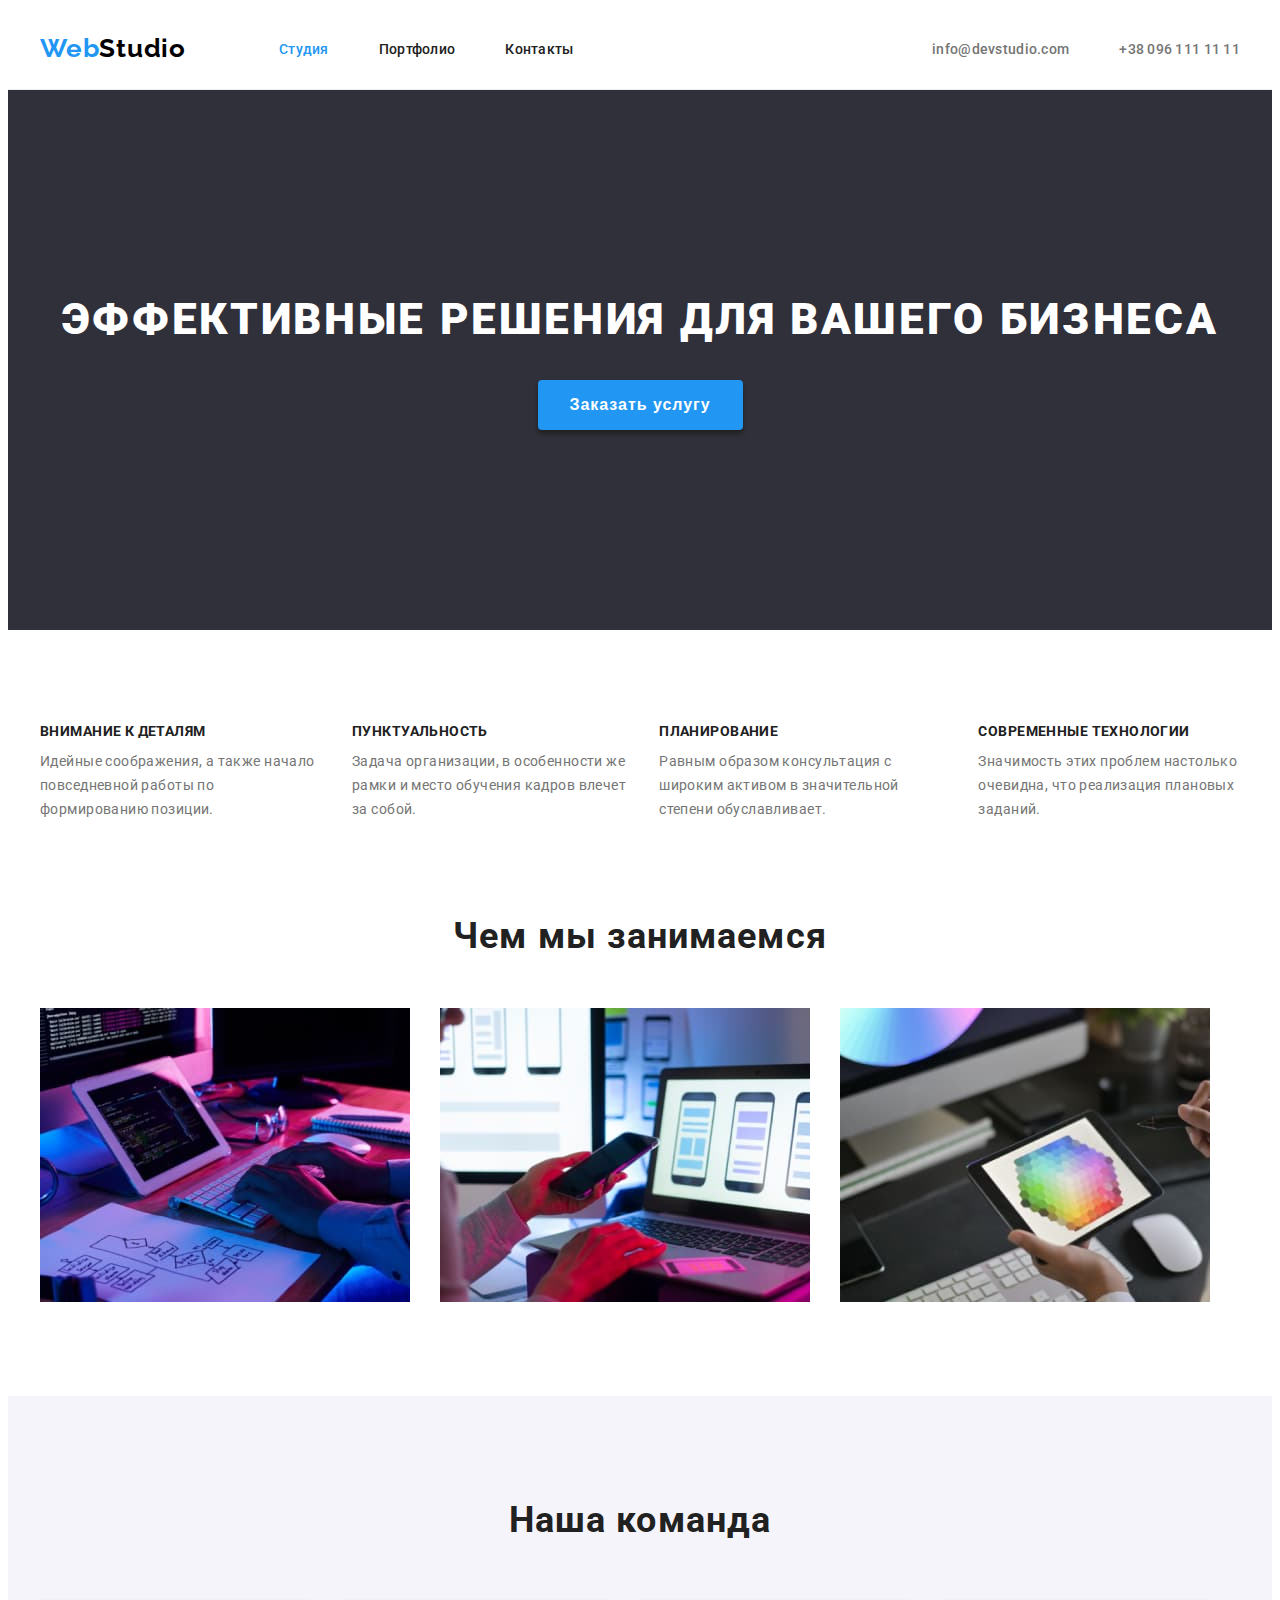
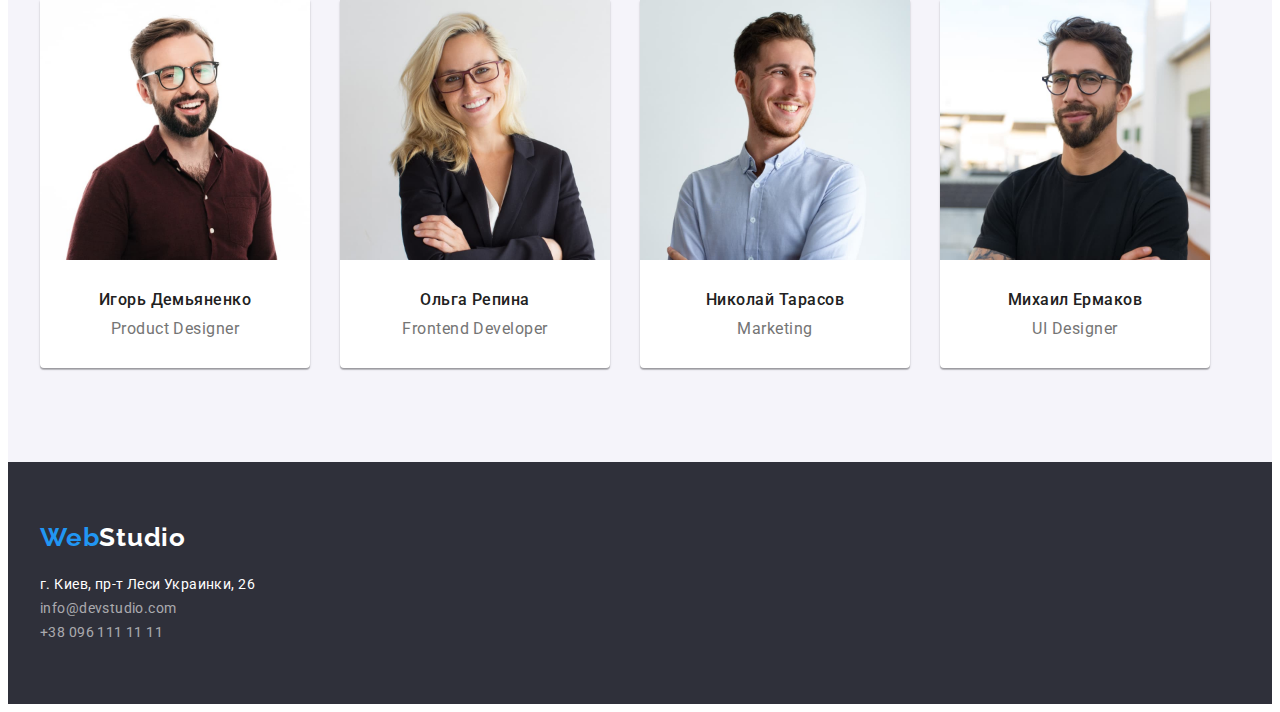
<file: index.html>
<!DOCTYPE html>
<html lang="ru">
<head>
    <meta charset="UTF-8">
    <meta http-equiv="X-UA-Compatible" content="IE=edge">
    <meta name="viewport" content="width=device-width, initial-scale=1.0">
    <title>Вебстудия</title>
    <link rel="preconnect" href="https://fonts.googleapis.com">
    <link rel="preconnect" href="https://fonts.gstatic.com" crossorigin>
    <link
        href="https://fonts.googleapis.com/css2?family=Raleway:wght@700&family=Roboto:ital,wght@0,400;0,500;0,700;1,900&display=swap"
        rel="stylesheet">
    <link rel="stylesheet" href="https://cdnjs.cloudflare.com/ajax/libs/modern-normalize/1.1.0/modern-normalize.min.css"
        integrity="sha512-wpPYUAdjBVSE4KJnH1VR1HeZfpl1ub8YT/NKx4PuQ5NmX2tKuGu6U/JRp5y+Y8XG2tV+wKQpNHVUX03MfMFn9Q=="
        crossorigin="anonymous" referrerpolicy="no-referrer" />
    <link rel="stylesheet" href="./css/styles.css">
</head>
<body>
    <!-- HEADER -->
    <header class="page-header">
        <div class="container page-header-container">
        <nav class="navigation">
            <a class="logo link" href="#" lang="en">Web<span class="logo-dark">Studio</span></a>
        <ul class="menu list">
            <li class="menu-item">
                <a class="menu-link link current" href="№">Студия</a>
            </li>
            <li class="menu-item">
                <a class="menu-link link" href="./portfolio.html">Портфолио</a>
            </li>
            <li class="menu-item">
                <a class="menu-link link" href="#">Контакты</a>
            </li>
        </ul>
        </nav>
        <ul class="contact-list-header list">
        <li><a class="email link" href="mailto:info@devstudio.com">info@devstudio.com</a></li>
        <li><a class="phone-number link" href="tel:+380961111111">+38 096 111 11 11</a></li> 
        </ul>
        </div>
        </header>
    <main>
        <!-- HERO -->
        <section class="stydio-hero">
            <div class="container stydio-hero-container">
                <h1 class="hero-title">Эффективные решения для вашего бизнеса</h1>
                <button class="modal-btn" type="button">Заказать услугу</button>
                </div>
        </section>
        <!-- BENEFITS -->
        <section class="benefits">
            <div class="container">
            <h2 class="visually-hidden">Наши преимущества</h2>
            <ul class="benefits-examples benefits-container list">
                <li class="benefits-examples-item">
                    <h3 class="benefits-examples-title">
                        Внимание к деталям
                    </h3>
                    <p class="benefits-examples-description">
                        Идейные соображения, а также начало повседневной работы по формированию позиции.
                    </p>
                </li>
                <li class="benefits-examples-item">
                    <h3 class="benefits-examples-title">
                        Пунктуальность
                    </h3>
                    <p class="benefits-examples-description">
                        Задача организации, в особенности же рамки и место обучения кадров влечет за собой.
                    </p>
                </li>
                <li class="benefits-examples-item">
                    <h3 class="benefits-examples-title">
                        Планирование
                    </h3>
                    <p class="benefits-examples-description">
                        Равным образом консультация с широким активом в значительной степени обуславливает.
                    </p>
                </li>
                <li class="benefits-examples-item">
                    <h3 class="benefits-examples-title">
                        Современные технологии
                    </h3>
                    <p class="benefits-examples-description">
                        Значимость этих проблем настолько очевидна, что реализация плановых заданий.
                    </p>
                </li>
            </ul>
            </div>
        </section>
        <!-- PORTFOLIO -->
        <section class="portfolio">
            <div class="container">
            <h2 class="portfolio-title">Чем мы занимаемся</h2>
            <ul class="portfolio-gallery portfolio-container list">
                <li class="portfolio-gallery-item">
                    <img class="portfolio-gallery-img" src="./images/work1.jpg" alt="Процесс работы за ноутбуком" width="370" height="294" />
                </li>
                <li class="portfolio-gallery-item">
                    <img class="portfolio-gallery-img" src="./images/work2.jpg" alt="Процесс работы за ноутбуком" width="370" height="294" />
                </li>
                <li class="portfolio-gallery-item">
                    <img class="portfolio-gallery-img" src="./images/work3.jpg" alt="Процесс работы на планшете" width="370" height="294" />
                </li>
            </ul>
            </div>
        </section>
        <!-- OUR TEAM -->
        <section class="employees-section">
            <div class="container">
            <h2 class="employees-title">Наша команда</h2>
            <ul class="employees list employees-container">
                <li class="employees-card">
                    <img class="employees-photo" src="./images/worker1.jpg" alt="наш сотрудник" width="270" height="260" />
                    <div class="employees-card-content">
                        <h3 class="employees-name">
                            Игорь Демьяненко
                        </h3>
                        <p class="employees-position">
                            Product Designer
                        </p>
                    </div>
                </li>
                <li class="employees-card">
                    <img class="employees-photo" src="./images/worker2.jpg" alt="наш сотрудник" width="270" height="260" />
                        <div class="employees-card-content">
                        <h3 class="employees-name">
                            Ольга Репина
                        </h3>
                        <p class="employees-position">
                            Frontend Developer
                        </p>
                        </div>
                </li>
                <li class="employees-card">
                    <img class="employees-photo" src="./images/worker3.jpg" alt="наш сотрудник" width="270" height="260" />
                    <div class="employees-card-content">
                    <h3 class="employees-name">
                            Николай Тарасов
                        </h3>
                        <p class="employees-position">
                            Marketing
                        </p>
                        </div>
                </li>
                <li class="employees-card">
                    <img class="employees-photo" src="./images/worker4.jpg" alt="наш сотрудник" width="270" height="260" />
                    <div class="employees-card-content">
                    <h3 class="employees-name">
                            Михаил Ермаков
                        </h3>
                        <p class="employees-position">
                            UI Designer
                        </p>
                        </div>
                </li>
            </ul>
            </div>
        </section>
    </main>
    <footer class="footer">
        <div class="container footer-container">
        <a class="logo link footer-logo" href="" lang="en">Web<span class="logo-light">Studio</span></a>
        <!-- CONTACT INFORMATION -->
        <address>
            <ul class="contact-list list contact-list-container">
                <li class="contact-list-item">
                    <a  class="contact-list-link link" href="https://goo.gl/maps/3Ua1nt9tnKoBDeo96" target="_blank" rel="noopener noreferrer">г. Киев, пр-т Леси Украинки, 26</a>
                </li>
                <li class="contact-list-item">
                    <a class="footer-email link" href="mailto:info@devstudio.com">info@devstudio.com</a>
                </li>
                <li class="contact-list-item">
                    <a class="footer-phone-number link" href="tel:+380961111111">+38 096 111 11 11</a>
                </li>
            </ul>
        </address>
        </div>
    </footer>
</body>
</html>
</file>
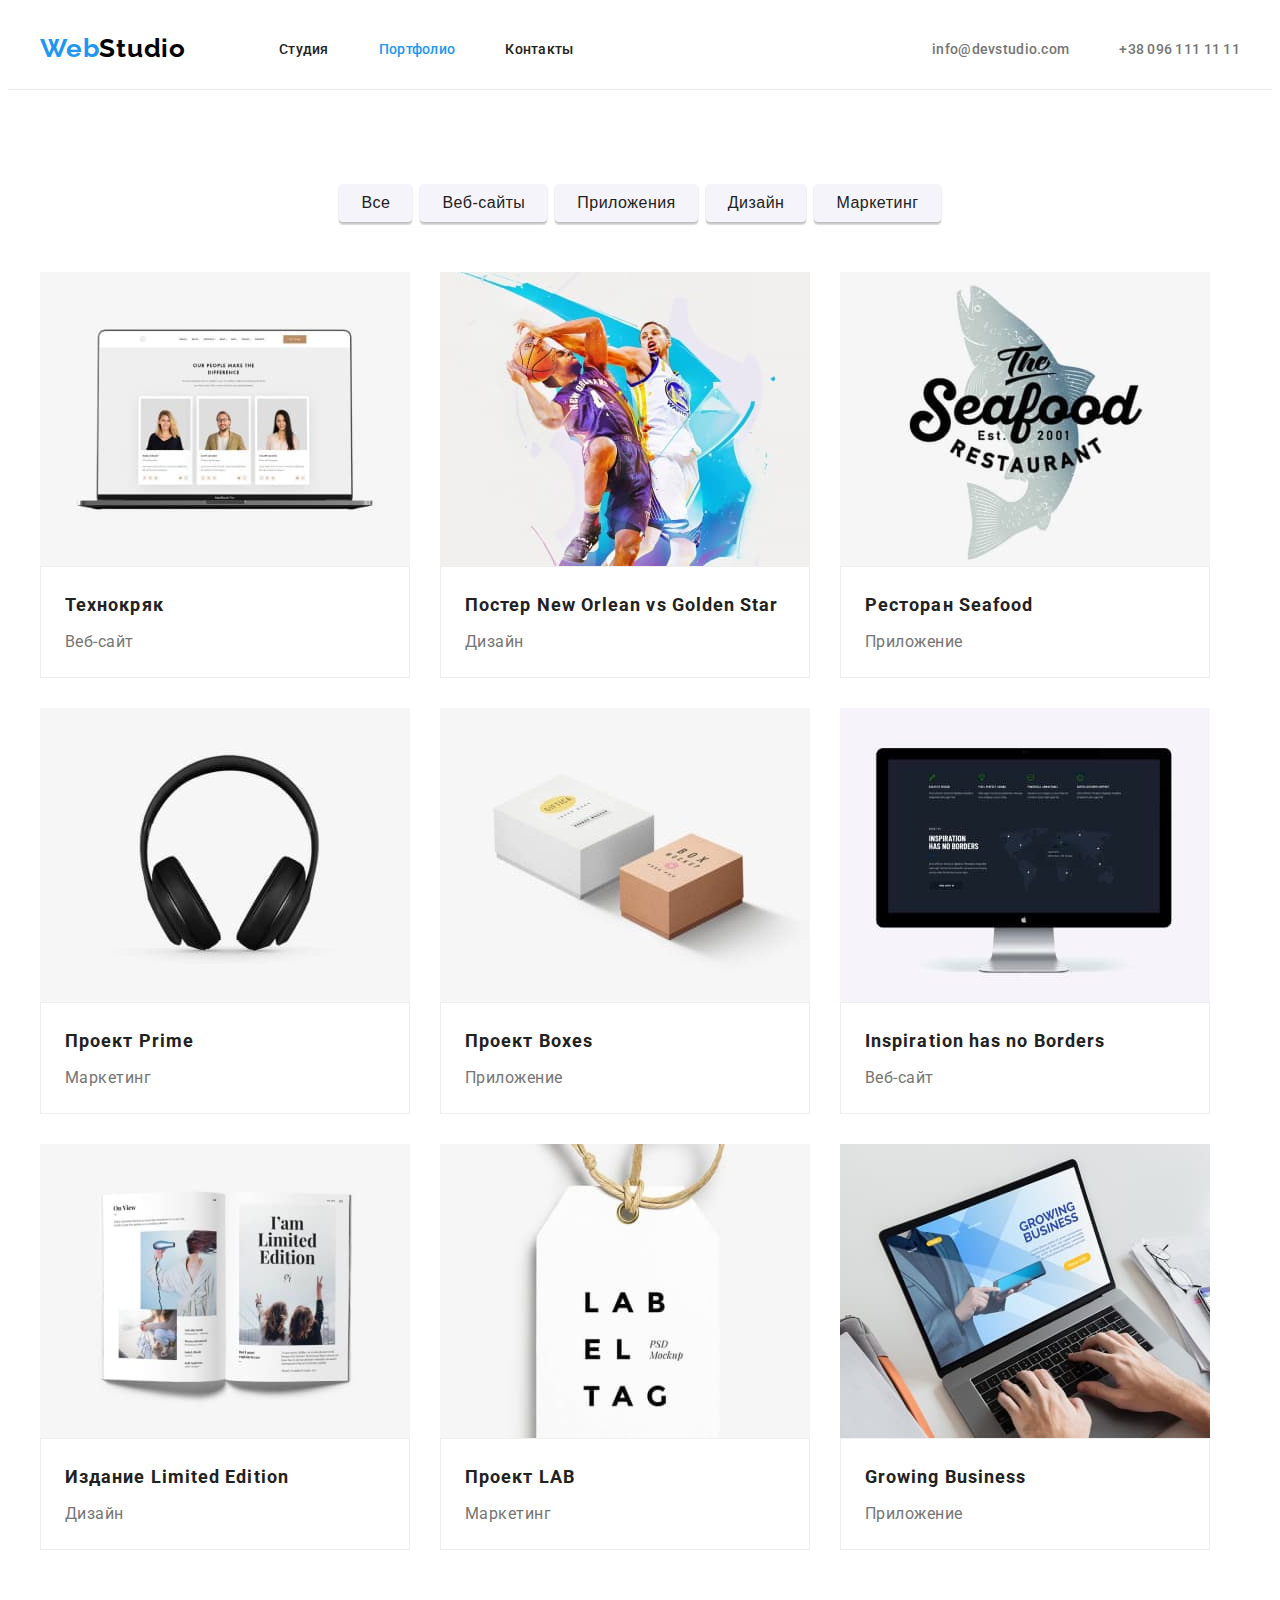
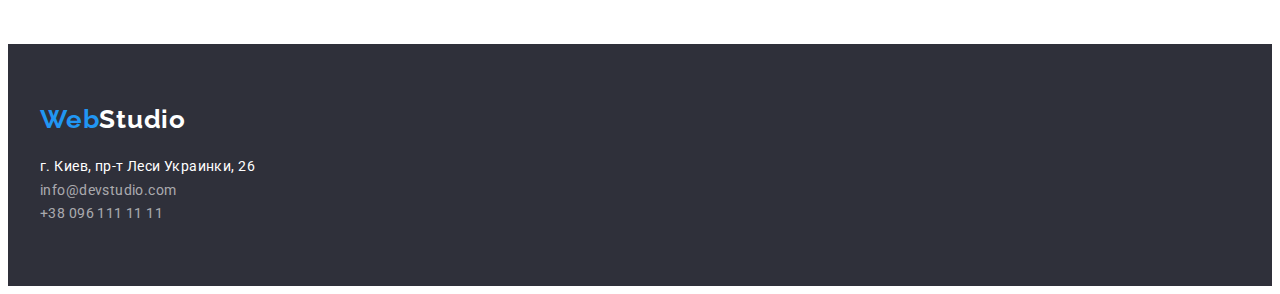
<file: portfolio.html>
<!DOCTYPE html>
<html lang="ru">
<head>
    <meta charset="UTF-8">
    <meta http-equiv="X-UA-Compatible" content="IE=edge">
    <meta name="viewport" content="width=device-width, initial-scale=1.0">
    <title>Portfolio</title>
    <link rel="preconnect" href="https://fonts.googleapis.com">
    <link rel="preconnect" href="https://fonts.gstatic.com" crossorigin>
    <link
        href="https://fonts.googleapis.com/css2?family=Raleway:wght@700&family=Roboto:ital,wght@0,400;0,500;0,700;1,900&display=swap"
        rel="stylesheet">
        <link rel="stylesheet" href="https://cdnjs.cloudflare.com/ajax/libs/modern-normalize/1.1.0/modern-normalize.min.css"
            integrity="sha512-wpPYUAdjBVSE4KJnH1VR1HeZfpl1ub8YT/NKx4PuQ5NmX2tKuGu6U/JRp5y+Y8XG2tV+wKQpNHVUX03MfMFn9Q=="
            crossorigin="anonymous" referrerpolicy="no-referrer" />
    <link rel="stylesheet" href="./css/styles.css">
</head>
<body>
    <!-- HEADER -->
    <header class="page-header">
        <div class="container page-header-container">
        <nav class="navigation">
            <a class="logo link" href="#" lang="en">Web<span class="logo-dark">Studio</span></a>
            <ul class="menu list">
                <li class="menu-item">
                    <a class="menu-link link" href="./index.html">Студия</a>
                </li>
                <li class="menu-item">
                    <a class="menu-link link current" href="#">Портфолио</a>
                </li>
                <li class="menu-item">
                    <a class="menu-link link" href="#">Контакты</a>
                </li>
            </ul>
        </nav>
    <ul class="contact-list-header list">
        <li><a class="email link" href="mailto:info@devstudio.com">info@devstudio.com</a></li>
        <li><a class="phone-number link" href="tel:+380961111111">+38 096 111 11 11</a></li>
    </ul>
    </div>
    </header>

    <main>
        <!-- HERO -->
        <div class="container">
            <h1 class="visually-hidden">Портфолио</h1>
            <ul class="filters-buttons list filters-buttons-container">
                <li class="filters-buttons-item"><button class="filter-btn" type="button">Все</button></li>
                <li class="filters-buttons-item"><button class="filter-btn" type="button">Веб-сайты</button></li>
                <li class="filters-buttons-item"><button class="filter-btn" type="button">Приложения</button></li>
                <li class="filters-buttons-item"><button class="filter-btn" type="button">Дизайн</button></li>
                <li class="filters-buttons-item"><button class="filter-btn" type="button">Маркетинг</button></li>
            </ul>
        <!-- OUR PROLECTS -->

            <ul class="projects-list list projects-list-container">
                <li class="projects-list-item">
                    <a class="projects-list-link link" href=""> <img class="projects-list-img" src="./images/project1.jpg" alt="Ноутбук" width="370" height="294">
                    <div class="projects-card-content">
                    <h2 class="project-name">Технокряк</h2>
                    <p class="project-description">Веб-сайт</p>
                    </div>
                </a>
                </li>
                <li class="projects-list-item">
                    <a class="projects-list-link link" href=""><img class="projects-list-img" src="./images/project2.jpg" alt="Постер баскетобол" width="370" height="294">
                    <div class="projects-card-content">
                    <h2 class="project-name">Постер New Orlean vs Golden Star</h2>
                    <p class="project-description">Дизайн</p>
                </div>
                </a>
                </li>
                <li class="projects-list-item">
                    <a class="projects-list-link link" href=""><img class="projects-list-img" src="./images/project3.jpg" alt="Логотип ресторана" width="370" height="294">
                    <div class="projects-card-content">
                        <h2 class="project-name">Ресторан Seafood</h2>
                    <p class="project-description">Приложение</p>
                    </div>
                </a>
                </li>
                <li class="projects-list-item">
                    <a class="projects-list-link link" href=""><img class="projects-list-img" src="./images/project4.jpg" alt="Наушники" width="370" height="294">
                    <div class="projects-card-content">
                        <h2 class="project-name">Проект Prime</h2>
                    <p class="project-description">Маркетинг</p></div>
                </a>
                </li>
                <li class="projects-list-item">
                    <a class="projects-list-link link" href=""><img class="projects-list-img" src="./images/project5.jpg" alt="Коробки" width="370" height="294">
                    <div class="projects-card-content">
                        <h2 class="project-name">Проект Boxes</h2>
                    <p class="project-description">Приложение</p></div>
                </a>
                </li>
                <li class="projects-list-item">
                    <a class="projects-list-link link" href=""><img class="projects-list-img" src="./images/project6.jpg" alt="Компьютер мак" width="370" height="294">
                    <div class="projects-card-content">
                        <h2 class="project-name">Inspiration has no Borders</h2>
                    <p class="project-description">Веб-сайт</p></div>
                </a>
                </li>
                <li class="projects-list-item">
                    <a class="projects-list-link link" href=""><img class="projects-list-img" src="./images/project7.jpg" alt="Книга" width="370" height="294">
                    <div class="projects-card-content">
                        <h2 class="project-name">Издание Limited Edition</h2>
                    <p class="project-description">Дизайн</p></div>
                </a>
                </li>
                <li class="projects-list-item">
                    <a class="projects-list-link link" href=""><img class="projects-list-img" src="./images/project8.jpg" alt="Бирка" width="370" height="294">
                    <div class="projects-card-content">
                        <h2 class="project-name">Проект LAB</h2>
                    <p class="project-description">Маркетинг</p></div>
                </a>
                </li>
                <li class="projects-list-item">
                    <a class="projects-list-link link" href=""><img class="projects-list-img" src="./images/project9.jpg" alt="Работа за ноутбуком" width="370" height="294">
                    <div class="projects-card-content">
                        <h2 class="project-name">Growing Business</h2>
                    <p class="project-description">Приложение</p></div>
                </a>  
                </li>
            </ul>
            </div>
    </main>
    <footer class="footer">
        <div class="container footer-container">
        <a class="logo link footer-logo" href="" lang="en">Web<span class="logo-light">Studio</span></a>
        <!-- CONTACT INFORMATION -->
        <address>
            <ul class="contact-list list contact-list-container">
                <li class="contact-list-item">
                    <a class="contact-list-link link" link href="https://goo.gl/maps/3Ua1nt9tnKoBDeo96" target="_blank"
                        rel="noopener noreferrer">г. Киев, пр-т Леси Украинки, 26</a>
                </li>
                <li class="contact-list-item">
                    <a class="footer-email link" href="mailto:info@devstudio.com">info@devstudio.com</a>
                </li>
                <li class="contact-list-item">
                    <a class="footer-phone-number link" href="tel:+380961111111">+38 096 111 11 11</a>
                </li>
            </ul>
        </address>
        </div>
    </footer>
</body>
</html>
</file>
<file: css/styles.css>
:root{
        --primary-font: 'Roboto', sans-serif;
        --secondary-font: 'Raleway', sans-serif;
        --accent-color: #2196F3;
        --color-title: #212121;
        --color-text: #757575;
}

h1, h2, h3, p{
    margin-top: 0;
    margin-bottom: 0;
}

ul, ol{
    margin-top: 0;
    margin-bottom: 0;
    padding-left: 0;
}

img{
    display: block;
}

.list {
    list-style: none;
}

.link {
    text-decoration: none;
}

body{
        font-family: var(--primary-font);
}

.visually-hidden {
    position: absolute;
    width: 1px;
    height: 1px;
    margin: -1px;
    border: 0;
    padding: 0;
    white-space: nowrap;
    clip-path: inset(100%);
    clip: rect(0 0 0 0);
    overflow: hidden;
}

.container{
    width: 1200px;
    margin-left: auto;
    margin-right: auto;
    padding-left: 15px;
    padding-right: 15px;
}

/* ========== COMPONENTS ========== */
.logo {
    font-family: var(--secondary-font);
    font-weight: 700;
    font-size: 26px;
    line-height: 1.19;
    /* identical to box height */
    letter-spacing: 0.03em;
    color: var(--accent-color);
}

.logo-dark {
    color: #000;
}

.logo-light {
    color: #fff;
}


/* ========== HEADER ========== */
.page-header{
    padding-top: 25px;
    padding-bottom: 25px;
    border-bottom: 1px solid #ECECEC;
}

.page-header-container{
    display: flex;
    align-items: center;
    justify-content: space-between;
}

.navigation{
    display: flex;
    align-items: center;
}

.menu{
    display: flex;
    align-items: center;
}

.contact-list-header{
    display: flex;
    align-items: center;
}

.logo{
    margin-right: 93px;
}

.menu-item:not(:last-child){
    margin-right: 50px;
}

.menu-link{
        font-weight: 500;
        font-size: 14px;
        line-height: 1.14;
        letter-spacing: 0.02em;
    
        color: var(--color-title);
}

.current{
    color: var(--accent-color);
}

.email{
        font-weight: 500;
        font-size: 14px;
        line-height: 1.14;
        letter-spacing: 0.02em;
        margin-right: 50px;
    
        color: var(--color-text);
}

.phone-number{
        font-weight: 500;
        font-size: 14px;
        line-height: 16px;
        letter-spacing: 0.02em;
    
        color: var(--color-text);
}

.menu-link:hover,
.menu-link:focus{
    color: var(--accent-color);
}

.email:hover,
.email:focus{
    color: var(--accent-color);
}

.phone-number:hover,
.phone-number:focus{
    color: var(--accent-color);
}
/* ========== STYDIO HERO ========== */
.stydio-hero-container{
    display: flex;
    align-items: center;
    justify-content: center;
    flex-wrap: wrap;
    padding-top: 200px;
    padding-bottom: 200px;
}

.hero-title{
        font-weight: 900;
        font-size: 44px;
        line-height: 1.36;
        letter-spacing: 0.06em;
        text-transform: uppercase;
        color: #FFFFFF;
        margin-bottom: 30px;
 
}

.stydio-hero{
    background: #2F303A;
}

.modal-btn{
        min-width: 200px;
        font-weight: 700;
        font-size: 16px;
        line-height: 1.87;
        /* identical to box height, or 188% */
        letter-spacing: 0.06em;
        color: #FFFFFF;
        background: var(--accent-color);
        box-shadow: 0px 4px 4px var(--color-title);
        border: none;
        border-radius: 4px;
        cursor: pointer;
        padding: 10px 32px;
}

/* ========== BENEFITS ========== */

.benefits-container{
    display: flex;
    align-items: center;
    padding-top: 94px;
    padding-bottom: 94px;
}

.benefits-examples-item:not(:last-child) {
    margin-right: 30px;
}

.benefits-examples-title{
        font-weight: 700;
        font-size: 14px;
        line-height: 1.14;
        letter-spacing: 0.03em;
        text-transform: uppercase;
        margin-bottom: 10px;
    
        color: var(--color-title);
}

.benefits-examples-description{
        font-weight: 400;
        font-size: 14px;
        line-height: 1.71;
        /* or 171% */
        letter-spacing: 0.03em;
        color: var(--color-text);
}

/* ========== PORTFOLIO ========== */

.portfolio-container{
    display: flex;
    flex-wrap: wrap;
    padding-bottom: 94px;
}

.portfolio-gallery-item:not(:nth-child(3n)){
    margin-right: 30px;
}

.portfolio-title{
        font-weight: 700;
        font-size: 36px;
        line-height: 1.17;
        text-align: center;
        letter-spacing: 0.03em;
        margin-bottom: 50px;
    
        color: var(--color-title);
}
/* ==========OUR TEAM========== */
.employees-container{
    display: flex;
    flex-wrap: wrap;
    padding-bottom: 94px;
}

.employees-card:not(:nth-child(4n)){
    margin-right: 30px;
}

.employees-card-content{
    padding-top: 30px;
    padding-bottom: 30px;
}

.employees-section{
    
    background: #F5F4FA;
}

.employees-card{  
    box-shadow: 0px 1px 3px rgba(0, 0, 0, 0.12), 0px 1px 1px rgba(0, 0, 0, 0.14), 0px 2px 1px rgba(0, 0, 0, 0.2);
    border-radius: 0px 0px 4px 4px;
    background: #FFFFFF;
}

.employees-title{
        font-weight: 700;
        font-size: 36px;
        line-height: 1.67;
        text-align: center;
        letter-spacing: 0.03em;
        padding-top: 94px;
        padding-bottom: 50px;
    
        color: var(--color-title);
}

.employees-name{
        font-weight: 500;
        font-size: 16px;
        line-height: 1.19;
        /* identical to box height */
        text-align: center;
        letter-spacing: 0.03em;
        margin-bottom: 10px;
    
        color: var(--color-title);
}

.employees-position{
        font-weight: 400;
        font-size: 16px;
        line-height: 1.19;
        /* identical to box height */
        text-align: center;
        letter-spacing: 0.03em;
    
        color: var(--color-text);
}

/* ========== FOOTER ========== */
.footer-container{
    display: flex;
    flex-direction: column;
    padding-top: 60px;
    padding-bottom: 60px;

}

.footer-logo{
    padding-bottom: 20px;
}

.contact-list-container:not(:last-child) {
    margin-bottom: 9px;
}

.footer{
    background: #2F303A;
}

.footer-phone-number{
    font-style: normal;
        font-weight: 400;
        font-size: 14px;
        line-height: 1.71;
        /* or 171% */
    
        letter-spacing: 0.03em;
    
        color: rgba(255, 255, 255, 0.6);
}

.footer-email{
        font-style: normal;
        font-weight: 400;
        font-size: 14px;
        line-height: 1.71;
        /* or 171% */
    
        letter-spacing: 0.03em;
    
        color: rgba(255, 255, 255, 0.6);
}

.contact-list-link{
    font-style: normal;
        font-weight: 400;
        font-size: 14px;
        line-height: 1.71;
        /* or 171% */
        letter-spacing: 0.03em;
    
        color: #FFFFFF;
}

/* ========== PAGE2 ========== */
/* ========== HERO ========== */
.filters-buttons-container{
    display: flex;
    align-items: center;
    justify-content: center;    
    padding-top: 94px;
    padding-bottom: 50px;
}

.filters-buttons-item:not(:last-child) {
    margin-right: 8px;
}

.filter-btn{
    border: none;
        font-weight: 500;
        font-size: 16px;
        line-height: 26px;
        /* identical to box height, or 162% */
    
        text-align: center;
        letter-spacing: 0.03em;
    
        color: var(--color-title);
        background: #F5F4FA;
        cursor: pointer;

        padding: 6px 22px;
        box-shadow: 0px 3px 1px rgba(0, 0, 0, 0.1), 0px 1px 2px rgba(0, 0, 0, 0.08), 0px 2px 2px rgba(0, 0, 0, 0.12);
        border-radius: 4px;
}

.filter-btn:hover,
.filter-btn:focus{
    color: #FFFFFF;
    background: var(--accent-color);
}

/* ========== OUR PROJECTS ========== */

.projects-list-container{
    display: flex;
    flex-wrap: wrap;
    padding-bottom: 94px;
}

.projects-list-item:not(:nth-child(3n)){
    margin-right: 30px;
}

.projects-list-item:not(:nth-last-child(-n+3)) {
    margin-bottom: 30px;
}

.projects-card-content {
    padding-top: 20px;
    padding-bottom: 20px;
    padding-left: 24px;
    padding-right: 24px;
    background: #FFFFFF;
    border: 1px solid #EEEEEE;
}

.projects-list-item{
    background: #FFFFFF;
}

.project-name{
        font-weight: 700;
        font-size: 18px;
        line-height: 2;
        /* identical to box height, or 200% */
    
        letter-spacing: 0.06em;
    
        color: var(--color-title);
        margin-bottom: 4px;
}

.project-description{
        font-weight: 400;
        font-size: 16px;
        line-height: 1.87;
        /* identical to box height, or 188% */
    
        letter-spacing: 0.03em;
    
        color: var(--color-text);
}
</file>
